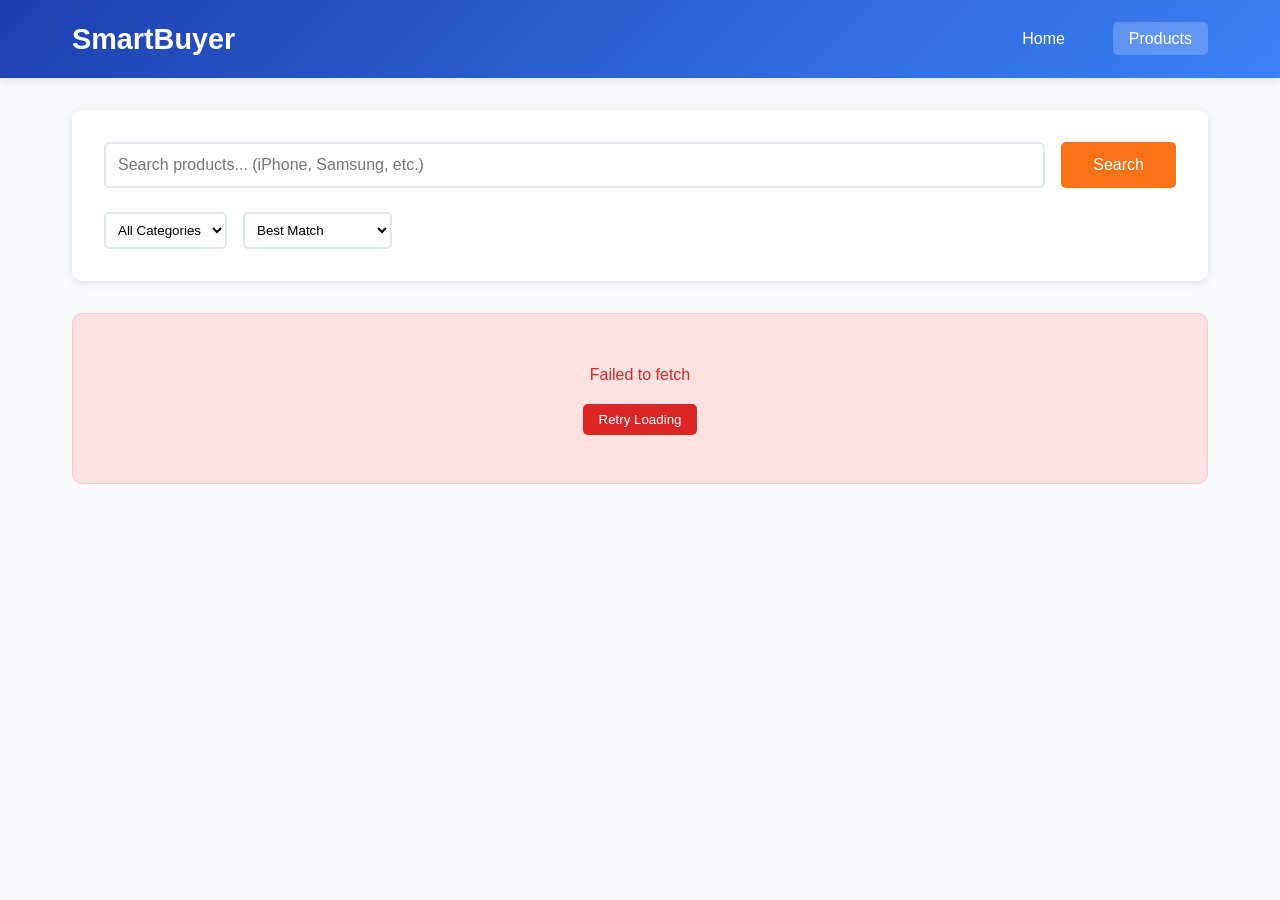
<file: products.html>
<!DOCTYPE html>
<html lang="en">
<head>
    <meta charset="UTF-8">
    <meta name="viewport" content="width=device-width, initial-scale=1.0">
    <title>Product Comparison - Smart Buyer</title>
    <link rel="stylesheet" href="products.css">
</head>
<body>
    <nav class="navbar">
        <div class="nav-container">
            <div class="logo">
                <h2>SmartBuyer</h2>
            </div>
            <ul class="nav-links">
                <li><a href="index.html">Home</a></li>
                <li><a href="products.html" class="active">Products</a></li>
            </ul>
        </div>
    </nav>

    <div class="container">
        <!-- Search Section -->
        <div class="search-section">
            <div class="search-box">
                <input type="text" id="searchInput" placeholder="Search products... (iPhone, Samsung, etc.)">
                <button id="searchBtn">Search</button>
            </div>
            <div class="filters">
                <select id="categoryFilter">
                    <option value="">All Categories</option>
                    <option value="smartphones">Smartphones</option>
                    <option value="laptops">Laptops</option>
                    <option value="electronics">Electronics</option>
                </select>
                <select id="sortFilter">
                    <option value="best-match">Best Match</option>
                    <option value="price-low">Price: Low to High</option>
                    <option value="price-high">Price: High to Low</option>
                    <option value="rating">Highest Rating</option>
                </select>
            </div>
        </div>

        <!-- Loading State -->
        <div id="loading" class="loading hidden">
            <div class="spinner"></div>
            <p>Loading products...</p>
        </div>

        <!-- Error State -->
        <div id="error" class="error hidden">
            <p>Failed to load products. Please try again.</p>
            <button id="retryBtn">Retry</button>
        </div>

        <!-- Products Grid -->
        <div id="productsGrid" class="products-grid">
            <!-- Products will be dynamically inserted here -->
        </div>

        <!-- No Results Message -->
        <div id="noResults" class="no-results hidden">
            <p>No products found matching your search.</p>
        </div>
    </div>

    <script src="products.js"></script>
</body>
</html>
</file>
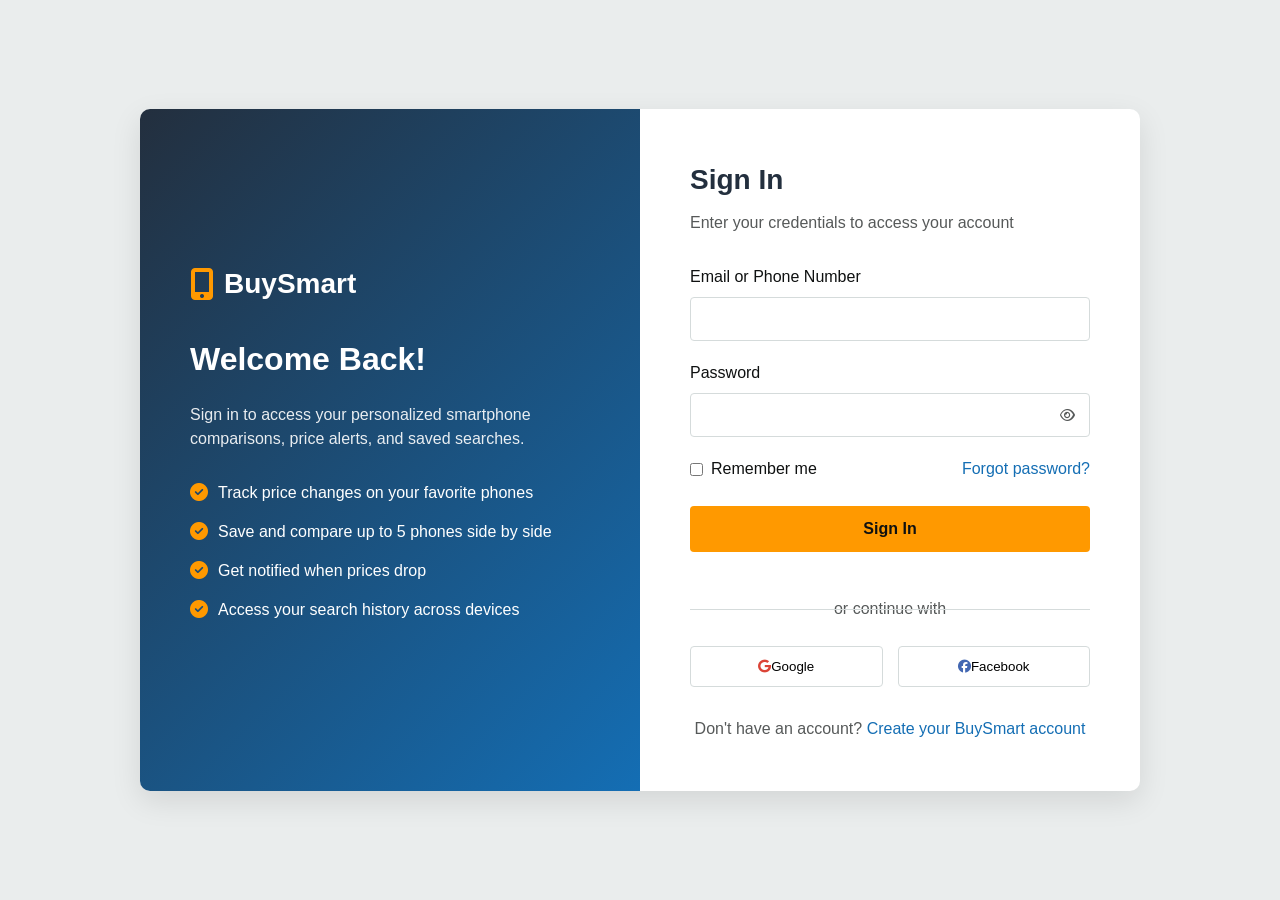
<file: signin.html>
<!DOCTYPE html>
<html lang="en">
<head>
    <meta charset="UTF-8">
    <meta name="viewport" content="width=device-width, initial-scale=1.0">
    <title>Sign In - BuySmart</title>
    <link rel="stylesheet" href="https://cdnjs.cloudflare.com/ajax/libs/font-awesome/6.4.0/css/all.min.css">
    <link rel="stylesheet" href="signin.css">
</head>
<body>
    <div class="signin-container">
        <div class="signin-left">
            <div class="logo">
                <i class="fas fa-mobile-alt"></i>
                BuySmart
            </div>
            <h2>Welcome Back!</h2>
            <p>Sign in to access your personalized smartphone comparisons, price alerts, and saved searches.</p>
            <ul class="benefits">
                <li><i class="fas fa-check-circle"></i> Track price changes on your favorite phones</li>
                <li><i class="fas fa-check-circle"></i> Save and compare up to 5 phones side by side</li>
                <li><i class="fas fa-check-circle"></i> Get notified when prices drop</li>
                <li><i class="fas fa-check-circle"></i> Access your search history across devices</li>
            </ul>
        </div>
        
        <div class="signin-right">
            <div class="signin-form">
                <h1>Sign In</h1>
                <p>Enter your credentials to access your account</p>
                
                <form id="signinForm">
                    <div class="form-group">
                        <label for="email">Email or Phone Number</label>
                        <input type="text" id="email" name="email" required>
                    </div>
                    
                    <div class="form-group">
                        <label for="password">Password</label>
                        <div class="password-container">
                            <input type="password" id="password" name="password" required>
                            <button type="button" class="toggle-password" id="togglePassword">
                                <i class="far fa-eye"></i>
                            </button>
                        </div>
                    </div>
                    
                    <div class="remember-forgot">
                        <div class="remember-me">
                            <input type="checkbox" id="remember" name="remember">
                            <label for="remember">Remember me</label>
                        </div>
                        <a href="#" class="forgot-password">Forgot password?</a>
                    </div>
                    
                    <button type="submit" class="signin-btn">Sign In</button>
                </form>
                
                <div class="divider">
                    <span>or continue with</span>
                </div>
                
                <div class="social-signin">
                    <button class="social-btn">
                        <i class="fab fa-google" style="color: #DB4437;"></i>
                        Google
                    </button>
                    <button class="social-btn">
                        <i class="fab fa-facebook" style="color: #4267B2;"></i>
                        Facebook
                    </button>
                </div>
                
                <div class="signup-link">
                    Don't have an account? <a href="#">Create your BuySmart account</a>
                </div>
            </div>
        </div>
    </div>

    <script src="signin.js"></script>
</body>
</html>
</file>
<file: products.css>
/* Reset and Base Styles */
* {
    margin: 0;
    padding: 0;
    box-sizing: border-box;
}

body {
    font-family: 'Arial', sans-serif;
    background-color: #f8fafc;
    color: #333;
    line-height: 1.6;
}

/* Navigation */
.navbar {
    background: linear-gradient(135deg, #1e40af 0%, #3b82f6 100%);
    padding: 1rem 0;
    box-shadow: 0 2px 10px rgba(0,0,0,0.1);
}

.nav-container {
    max-width: 1200px;
    margin: 0 auto;
    display: flex;
    justify-content: space-between;
    align-items: center;
    padding: 0 2rem;
}

.logo h2 {
    color: white;
    font-size: 1.8rem;
}

.nav-links {
    display: flex;
    list-style: none;
    gap: 2rem;
}

.nav-links a {
    color: white;
    text-decoration: none;
    padding: 0.5rem 1rem;
    border-radius: 5px;
    transition: background-color 0.3s;
}

.nav-links a.active,
.nav-links a:hover {
    background-color: rgba(255, 255, 255, 0.2);
}

/* Main Container */
.container {
    max-width: 1200px;
    margin: 2rem auto;
    padding: 0 2rem;
}

/* Search Section */
.search-section {
    background: white;
    padding: 2rem;
    border-radius: 10px;
    box-shadow: 0 2px 10px rgba(0,0,0,0.1);
    margin-bottom: 2rem;
}

.search-box {
    display: flex;
    gap: 1rem;
    margin-bottom: 1.5rem;
}

.search-box input {
    flex: 1;
    padding: 0.75rem;
    border: 2px solid #e2e8f0;
    border-radius: 5px;
    font-size: 1rem;
}

.search-box button {
    background: #f97316;
    color: white;
    border: none;
    padding: 0.75rem 2rem;
    border-radius: 5px;
    cursor: pointer;
    font-size: 1rem;
    transition: background-color 0.3s;
}

.search-box button:hover {
    background: #ea580c;
}

.filters {
    display: flex;
    gap: 1rem;
}

.filters select {
    padding: 0.5rem;
    border: 2px solid #e2e8f0;
    border-radius: 5px;
    background: white;
}

/* Loading State */
.loading {
    text-align: center;
    padding: 3rem;
}

.spinner {
    border: 4px solid #f3f4f6;
    border-left: 4px solid #3b82f6;
    border-radius: 50%;
    width: 40px;
    height: 40px;
    animation: spin 1s linear infinite;
    margin: 0 auto 1rem;
}

@keyframes spin {
    0% { transform: rotate(0deg); }
    100% { transform: rotate(360deg); }
}

/* Error State */
.error {
    text-align: center;
    padding: 3rem;
    background: #fee2e2;
    border: 1px solid #fecaca;
    border-radius: 10px;
    color: #dc2626;
}

.error button {
    background: #dc2626;
    color: white;
    border: none;
    padding: 0.5rem 1rem;
    border-radius: 5px;
    cursor: pointer;
    margin-top: 1rem;
}

/* Products Grid */
.products-grid {
    display: grid;
    grid-template-columns: repeat(auto-fill, minmax(350px, 1fr));
    gap: 2rem;
}

.product-card {
    background: white;
    border-radius: 10px;
    box-shadow: 0 2px 10px rgba(0,0,0,0.1);
    overflow: hidden;
    transition: transform 0.3s, box-shadow 0.3s;
}

.product-card:hover {
    transform: translateY(-5px);
    box-shadow: 0 5px 20px rgba(0,0,0,0.15);
}

.product-image {
    width: 100%;
    height: 200px;
    object-fit: cover;
}

.product-info {
    padding: 1.5rem;
}

.product-title {
    font-size: 1.2rem;
    font-weight: bold;
    margin-bottom: 0.5rem;
    color: #1e293b;
}

.product-category {
    color: #64748b;
    font-size: 0.9rem;
    margin-bottom: 1rem;
}

/* Comparison Table */
.comparison-table {
    width: 100%;
    border-collapse: collapse;
    margin: 1rem 0;
}

.comparison-table th {
    background: #f1f5f9;
    padding: 0.75rem;
    text-align: left;
    font-weight: 600;
}

.comparison-table td {
    padding: 0.75rem;
    border-bottom: 1px solid #e2e8f0;
}

.best-deal {
    background: #dbeafe !important;
    border-left: 3px solid #3b82f6;
}

.price {
    font-weight: bold;
    color: #059669;
}

.rating {
    color: #f59e0b;
    font-weight: 600;
}

.buy-button {
    display: block;
    width: 100%;
    background: #3b82f6;
    color: white;
    text-align: center;
    padding: 0.5rem;
    text-decoration: none;
    border-radius: 5px;
    margin-top: 0.5rem;
    transition: background-color 0.3s;
}

.buy-button:hover {
    background: #2563eb;
}

.buy-button.flipkart {
    background: #2874f0;
}

.buy-button.amazon {
    background: #ff9900;
}

/* Recommendations */
.recommendations {
    background: #fffbeb;
    border: 1px solid #fed7aa;
    border-radius: 5px;
    padding: 1rem;
    margin-top: 1rem;
}

.recommendations h4 {
    color: #ea580c;
    margin-bottom: 0.5rem;
}

/* Best Deal Badge */
.best-deal-badge {
    background: #10b981;
    color: white;
    padding: 0.25rem 0.5rem;
    border-radius: 3px;
    font-size: 0.8rem;
    margin-left: 0.5rem;
}

/* Hidden Utility */
.hidden {
    display: none;
}

/* Responsive Design */
@media (max-width: 768px) {
    .nav-container {
        flex-direction: column;
        gap: 1rem;
    }
    
    .search-box {
        flex-direction: column;
    }
    
    .filters {
        flex-direction: column;
    }
    
    .products-grid {
        grid-template-columns: 1fr;
    }
}
</file>
<file: signin.css>
* {
    margin: 0;
    padding: 0;
    box-sizing: border-box;
    font-family: 'Segoe UI', Tahoma, Geneva, Verdana, sans-serif;
}

:root {
    --amazon-orange: #ff9900;
    --amazon-dark: #232f3e;
    --amazon-blue: #146eb4;
    --light-bg: #eaeded;
    --white: #ffffff;
    --text-dark: #0f1111;
    --text-light: #565959;
    --border-light: #d5dbdb;
    --shadow: 0 2px 5px rgba(15, 17, 17, 0.15);
}

body {
    background-color: var(--light-bg);
    color: var(--text-dark);
    line-height: 1.5;
    display: flex;
    justify-content: center;
    align-items: center;
    min-height: 100vh;
    padding: 20px;
}

.signin-container {
    display: flex;
    width: 100%;
    max-width: 1000px;
    background: white;
    border-radius: 10px;
    box-shadow: 0 10px 30px rgba(0,0,0,0.1);
    overflow: hidden;
}

.signin-left {
    flex: 1;
    background: linear-gradient(135deg, var(--amazon-dark) 0%, var(--amazon-blue) 100%);
    color: white;
    padding: 50px;
    display: flex;
    flex-direction: column;
    justify-content: center;
}

.signin-right {
    flex: 1;
    padding: 50px;
}

.logo {
    display: flex;
    align-items: center;
    color: white;
    font-size: 28px;
    font-weight: bold;
    margin-bottom: 30px;
}

.logo i {
    color: var(--amazon-orange);
    margin-right: 10px;
    font-size: 32px;
}

.signin-left h2 {
    font-size: 32px;
    margin-bottom: 20px;
}

.signin-left p {
    font-size: 16px;
    opacity: 0.9;
    margin-bottom: 30px;
}

.benefits {
    list-style: none;
}

.benefits li {
    margin-bottom: 15px;
    display: flex;
    align-items: center;
}

.benefits i {
    color: var(--amazon-orange);
    margin-right: 10px;
    font-size: 18px;
}

.signin-form h1 {
    font-size: 28px;
    margin-bottom: 10px;
    color: var(--amazon-dark);
}

.signin-form p {
    color: var(--text-light);
    margin-bottom: 30px;
}

.form-group {
    margin-bottom: 20px;
}

.form-group label {
    display: block;
    margin-bottom: 8px;
    font-weight: 500;
}

.form-group input {
    width: 100%;
    padding: 12px 15px;
    border: 1px solid var(--border-light);
    border-radius: 4px;
    font-size: 16px;
    transition: border 0.3s;
}

.form-group input:focus {
    outline: none;
    border-color: var(--amazon-orange);
    box-shadow: 0 0 0 3px rgba(255, 153, 0, 0.2);
}

.password-container {
    position: relative;
}

.toggle-password {
    position: absolute;
    right: 15px;
    top: 50%;
    transform: translateY(-50%);
    background: none;
    border: none;
    color: var(--text-light);
    cursor: pointer;
}

.remember-forgot {
    display: flex;
    justify-content: space-between;
    align-items: center;
    margin-bottom: 25px;
}

.remember-me {
    display: flex;
    align-items: center;
}

.remember-me input {
    margin-right: 8px;
}

.forgot-password {
    color: var(--amazon-blue);
    text-decoration: none;
}

.forgot-password:hover {
    text-decoration: underline;
}

.signin-btn {
    width: 100%;
    background: var(--amazon-orange);
    color: var(--text-dark);
    border: none;
    padding: 14px;
    border-radius: 4px;
    font-size: 16px;
    font-weight: bold;
    cursor: pointer;
    transition: background 0.3s;
    margin-bottom: 20px;
}

.signin-btn:hover {
    background: #e68900;
}

.divider {
    text-align: center;
    margin: 25px 0;
    position: relative;
}

.divider::before {
    content: "";
    position: absolute;
    top: 50%;
    left: 0;
    right: 0;
    height: 1px;
    background: var(--border-light);
}

.divider span {
    background: white;
    padding: 0 15px;
    color: var(--text-light);
}

.social-signin {
    display: flex;
    gap: 15px;
    margin-bottom: 30px;
}

.social-btn {
    flex: 1;
    padding: 12px;
    border: 1px solid var(--border-light);
    border-radius: 4px;
    background: white;
    display: flex;
    align-items: center;
    justify-content: center;
    cursor: pointer;
    transition: all 0.3s;
}

.social-btn:hover {
    background: #f5f5f5;
}

.social-btn img {
    width: 20px;
    height: 20px;
    margin-right: 10px;
}

.signup-link {
    text-align: center;
    color: var(--text-light);
}

.signup-link a {
    color: var(--amazon-blue);
    text-decoration: none;
    font-weight: 500;
}

.signup-link a:hover {
    text-decoration: underline;
}

@media (max-width: 768px) {
    .signin-container {
        flex-direction: column;
    }
    
    .signin-left, .signin-right {
        padding: 30px;
    }
    
    .social-signin {
        flex-direction: column;
    }
}
</file>
